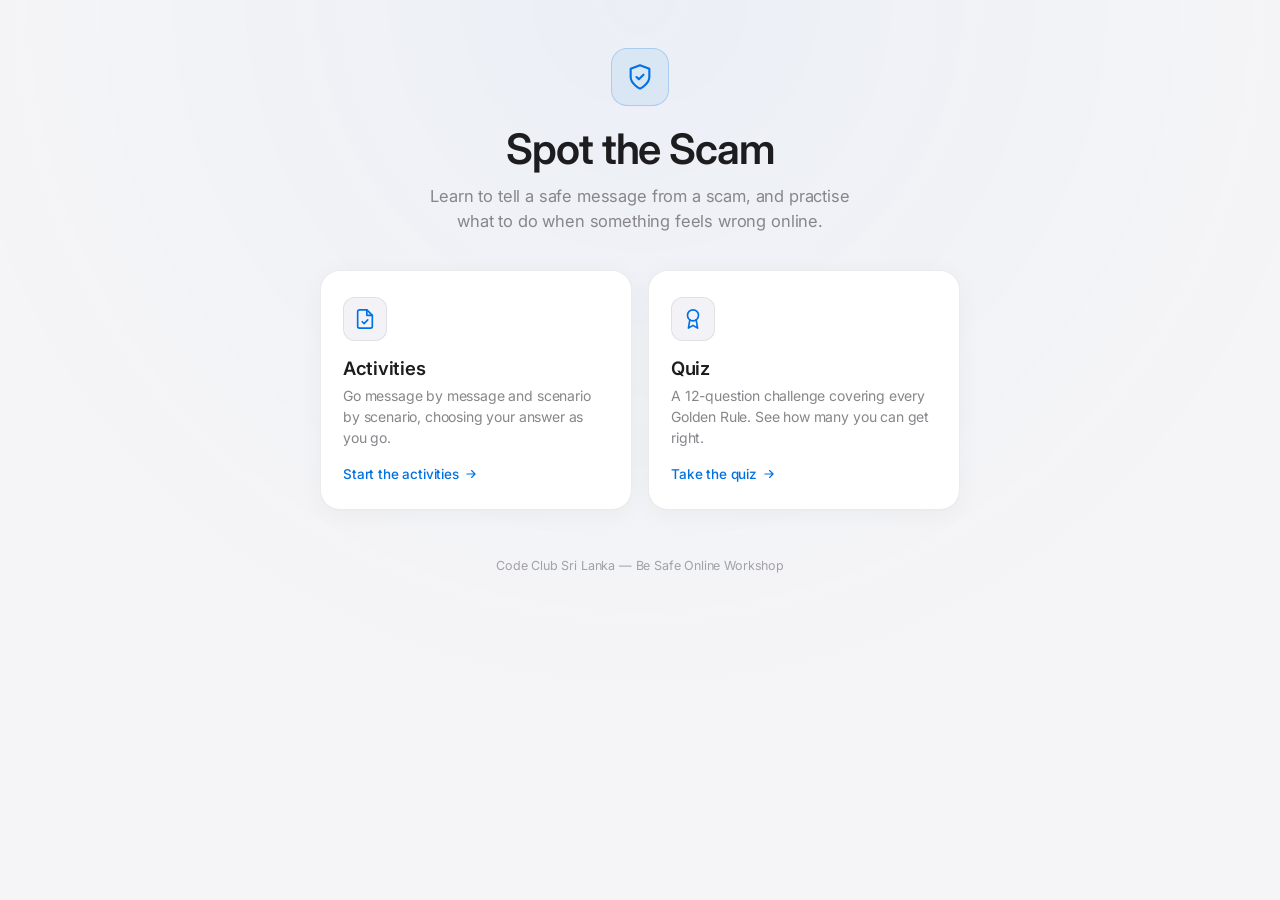
<file: 9.online-safety-workshop-grade-5-8/webapp/index.html>
<!DOCTYPE html>
<html lang="en">
<head>
<meta charset="UTF-8">
<meta name="viewport" content="width=device-width, initial-scale=1.0">
<title>Spot the Scam — Code Club</title>
<link rel="preconnect" href="https://fonts.googleapis.com">
<link rel="preconnect" href="https://fonts.gstatic.com" crossorigin>
<link href="https://fonts.googleapis.com/css2?family=Inter:wght@400;500;600;700&display=swap" rel="stylesheet">
<link rel="stylesheet" href="css/style.css">
</head>
<body>

<div class="aurora"></div>

<div class="shell">
  <header class="hero">
    <div class="badge">
      <svg viewBox="0 0 24 24" fill="none" stroke="currentColor" stroke-width="1.8" stroke-linecap="round" stroke-linejoin="round">
        <path d="M12 22s8-4 8-10V5l-8-3-8 3v7c0 6 8 10 8 10z"/>
        <path d="m9 12 2 2 4-4"/>
      </svg>
    </div>
    <h1>Spot the Scam</h1>
    <p>Learn to tell a safe message from a scam, and practise what to do when something feels wrong online.</p>
  </header>

  <div class="option-grid">
    <a class="option-card glass tint-a" href="activity.html">
      <div class="option-icon">
        <svg viewBox="0 0 24 24" fill="none" stroke="currentColor" stroke-width="1.8" stroke-linecap="round" stroke-linejoin="round">
          <path d="M14 2H6a2 2 0 0 0-2 2v16a2 2 0 0 0 2 2h12a2 2 0 0 0 2-2V8z"/>
          <polyline points="14 2 14 8 20 8"/>
          <path d="m9 15 2 2 4-4"/>
        </svg>
      </div>
      <h2>Activities</h2>
      <p>Go message by message and scenario by scenario, choosing your answer as you go.</p>
      <span class="option-go">Start the activities
        <svg viewBox="0 0 24 24" fill="none" stroke="currentColor" stroke-width="2" stroke-linecap="round" stroke-linejoin="round"><path d="M5 12h14M13 6l6 6-6 6"/></svg>
      </span>
    </a>

    <a class="option-card glass tint-b" href="quiz.html">
      <div class="option-icon">
        <svg viewBox="0 0 24 24" fill="none" stroke="currentColor" stroke-width="1.8" stroke-linecap="round" stroke-linejoin="round">
          <circle cx="12" cy="8" r="6"/>
          <path d="M15.477 12.89 17 22l-5-3-5 3 1.523-9.11"/>
        </svg>
      </div>
      <h2>Quiz</h2>
      <p>A 12-question challenge covering every Golden Rule. See how many you can get right.</p>
      <span class="option-go">Take the quiz
        <svg viewBox="0 0 24 24" fill="none" stroke="currentColor" stroke-width="2" stroke-linecap="round" stroke-linejoin="round"><path d="M5 12h14M13 6l6 6-6 6"/></svg>
      </span>
    </a>
  </div>

  <footer class="page-footer">Code Club Sri Lanka — Be Safe Online Workshop</footer>
</div>

</body>
</html>
</file>
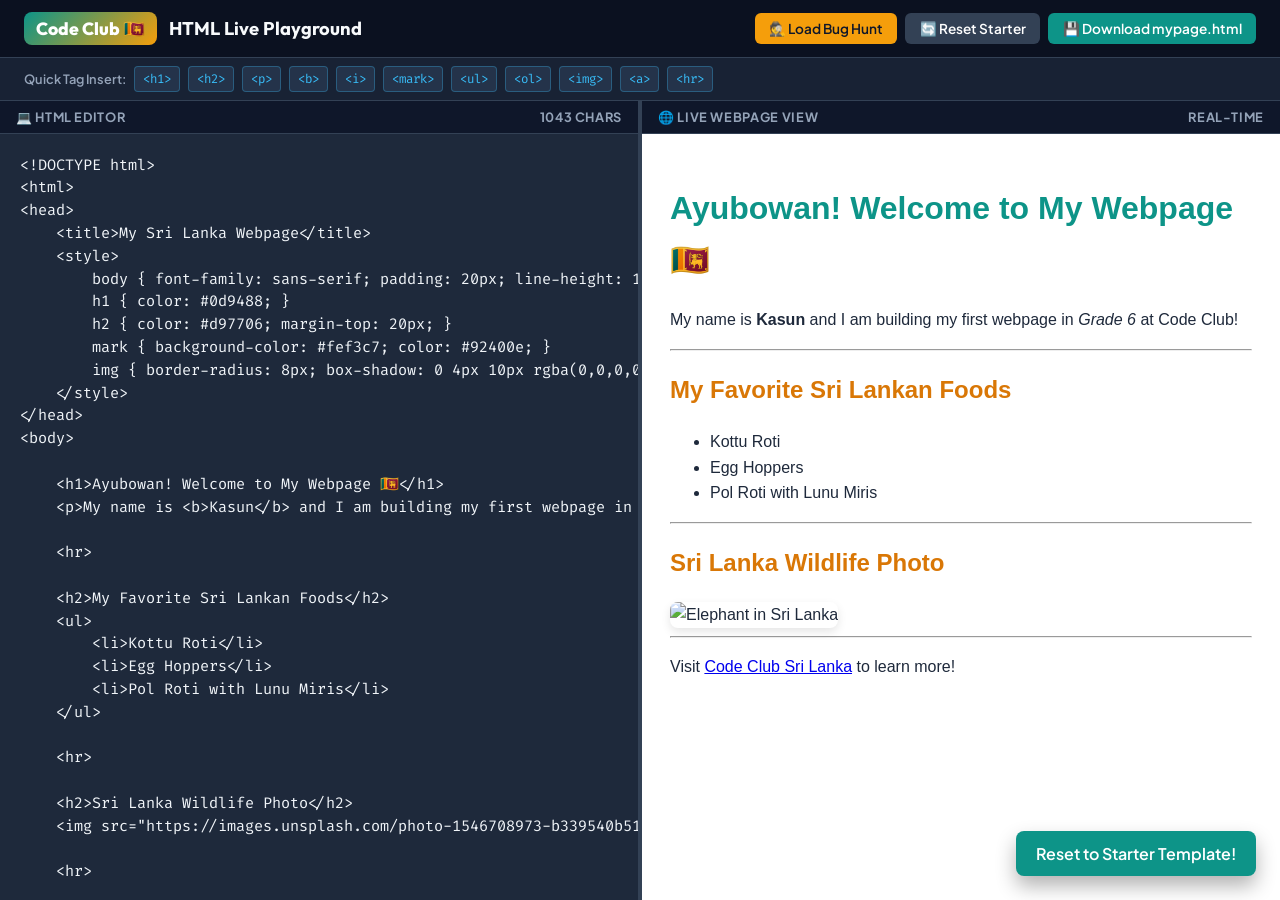
<file: 5.html-workshop-grade-5-8/interactive-demo/playground.html>
<!DOCTYPE html>
<html lang="en">
<head>
    <meta charset="UTF-8">
    <meta name="viewport" content="width=device-width, initial-scale=1.0">
    <title>Code Club HTML Interactive Playground 🇱🇰</title>
    <link rel="preconnect" href="https://fonts.googleapis.com">
    <link rel="preconnect" href="https://fonts.gstatic.com" crossorigin>
    <link href="https://fonts.googleapis.com/css2?family=Fira+Code:wght@400;600&family=Outfit:wght@600;700;800&family=Plus+Jakarta+Sans:wght@400;600;700&display=swap" rel="stylesheet">
    <style>
        :root {
            --primary: #0d9488;
            --primary-dark: #0f766e;
            --accent: #f59e0b;
            --bg-dark: #0f172a;
            --bg-editor: #1e293b;
            --border: #334155;
            --text-light: #f8fafc;
        }

        * {
            box-sizing: border-box;
            margin: 0;
            padding: 0;
        }

        body {
            font-family: 'Plus Jakarta Sans', sans-serif;
            background-color: var(--bg-dark);
            color: var(--text-light);
            height: 100vh;
            display: flex;
            flex-direction: column;
            overflow: hidden;
        }

        /* Top Header Bar */
        header {
            background-color: #0b1120;
            padding: 0.75rem 1.5rem;
            display: flex;
            justify-content: space-between;
            align-items: center;
            border-bottom: 1px solid var(--border);
        }

        .brand {
            display: flex;
            align-items: center;
            gap: 0.75rem;
        }

        .brand-logo {
            background: linear-gradient(135deg, var(--primary), var(--accent));
            color: #ffffff;
            font-family: 'Outfit', sans-serif;
            font-weight: 800;
            font-size: 1.1rem;
            padding: 0.3rem 0.75rem;
            border-radius: 8px;
        }

        .brand-title {
            font-family: 'Outfit', sans-serif;
            font-weight: 700;
            font-size: 1.15rem;
        }

        .controls {
            display: flex;
            gap: 0.5rem;
            flex-wrap: wrap;
        }

        .btn {
            background-color: var(--border);
            color: #ffffff;
            border: none;
            padding: 0.45rem 0.9rem;
            border-radius: 6px;
            font-family: 'Plus Jakarta Sans', sans-serif;
            font-size: 0.85rem;
            font-weight: 600;
            cursor: pointer;
            transition: all 0.2s ease;
            display: flex;
            align-items: center;
            gap: 0.4rem;
        }

        .btn:hover {
            background-color: #475569;
        }

        .btn-primary {
            background-color: var(--primary);
        }

        .btn-primary:hover {
            background-color: var(--primary-dark);
        }

        .btn-accent {
            background-color: var(--accent);
            color: #0f172a;
        }

        .btn-accent:hover {
            background-color: #d97706;
            color: #ffffff;
        }

        /* Toolbar Tags helper */
        .toolbar {
            background-color: #182234;
            padding: 0.5rem 1.5rem;
            display: flex;
            align-items: center;
            gap: 0.5rem;
            border-bottom: 1px solid var(--border);
            overflow-x: auto;
        }

        .toolbar-label {
            font-size: 0.8rem;
            color: #94a3b8;
            font-weight: 600;
            white-space: nowrap;
        }

        .tag-btn {
            background-color: #24334a;
            color: #38bdf8;
            border: 1px solid rgba(56, 189, 248, 0.3);
            font-family: 'Fira Code', monospace;
            font-size: 0.78rem;
            padding: 0.25rem 0.5rem;
            border-radius: 4px;
            cursor: pointer;
            white-space: nowrap;
        }

        .tag-btn:hover {
            background-color: #38bdf8;
            color: #0f172a;
        }

        /* Split Workspace Area */
        .workspace {
            display: flex;
            flex: 1;
            overflow: hidden;
        }

        .pane {
            flex: 1;
            display: flex;
            flex-direction: column;
            position: relative;
        }

        .pane-header {
            background-color: #0f172a;
            padding: 0.5rem 1rem;
            font-size: 0.8rem;
            font-weight: 700;
            color: #94a3b8;
            letter-spacing: 0.05em;
            text-transform: uppercase;
            display: flex;
            justify-content: space-between;
            align-items: center;
            border-bottom: 1px solid var(--border);
        }

        .divider {
            width: 4px;
            background-color: var(--border);
            cursor: col-resize;
        }

        textarea#code-input {
            flex: 1;
            background-color: var(--bg-editor);
            color: #f1f5f9;
            font-family: 'Fira Code', monospace;
            font-size: 0.95rem;
            line-height: 1.5;
            padding: 1.25rem;
            border: none;
            outline: none;
            resize: none;
            white-space: pre;
            tab-size: 4;
        }

        iframe#preview-frame {
            flex: 1;
            background-color: #ffffff;
            border: none;
            width: 100%;
            height: 100%;
        }

        /* Status Toast */
        .toast {
            position: fixed;
            bottom: 1.5rem;
            right: 1.5rem;
            background-color: var(--primary);
            color: #ffffff;
            padding: 0.75rem 1.25rem;
            border-radius: 8px;
            font-weight: 600;
            box-shadow: 0 10px 20px rgba(0, 0, 0, 0.3);
            opacity: 0;
            transform: translateY(10px);
            transition: all 0.3s ease;
            pointer-events: none;
        }

        .toast.show {
            opacity: 1;
            transform: translateY(0);
        }

        @media (max-width: 768px) {
            .workspace {
                flex-direction: column;
            }
            .divider {
                height: 4px;
                width: 100%;
            }
        }
    </style>
</head>
<body>

    <!-- Header -->
    <header>
        <div class="brand">
            <div class="brand-logo">Code Club 🇱🇰</div>
            <div class="brand-title">HTML Live Playground</div>
        </div>
        <div class="controls">
            <button class="btn btn-accent" onclick="loadBugHunt()">🕵️ Load Bug Hunt</button>
            <button class="btn" onclick="resetStarter()">🔄 Reset Starter</button>
            <button class="btn btn-primary" onclick="downloadHTML()">💾 Download mypage.html</button>
        </div>
    </header>

    <!-- Quick Insertion Tags Toolbar -->
    <div class="toolbar">
        <span class="toolbar-label">Quick Tag Insert:</span>
        <button class="tag-btn" onclick="insertTag('<h1>', '</h1>')">&lt;h1&gt;</button>
        <button class="tag-btn" onclick="insertTag('<h2>', '</h2>')">&lt;h2&gt;</button>
        <button class="tag-btn" onclick="insertTag('<p>', '</p>')">&lt;p&gt;</button>
        <button class="tag-btn" onclick="insertTag('<b>', '</b>')">&lt;b&gt;</button>
        <button class="tag-btn" onclick="insertTag('<i>', '</i>')">&lt;i&gt;</button>
        <button class="tag-btn" onclick="insertTag('<mark>', '</mark>')">&lt;mark&gt;</button>
        <button class="tag-btn" onclick="insertTag('<ul>\n  <li>', '</li>\n</ul>')">&lt;ul&gt;</button>
        <button class="tag-btn" onclick="insertTag('<ol>\n  <li>', '</li>\n</ol>')">&lt;ol&gt;</button>
        <button class="tag-btn" onclick="insertTag('<img src=\'https://images.unsplash.com/photo-1546708973-b339540b5162?w=400\' alt=\'Elephant\' width=\'300\'>', '')">&lt;img&gt;</button>
        <button class="tag-btn" onclick="insertTag('<a href=\'https://www.codeclub.lk\' target=\'_blank\'>', '</a>')">&lt;a&gt;</button>
        <button class="tag-btn" onclick="insertTag('<hr>', '')">&lt;hr&gt;</button>
    </div>

    <!-- Workspace -->
    <div class="workspace">
        <!-- Code Editor Pane -->
        <div class="pane">
            <div class="pane-header">
                <span>💻 HTML Editor</span>
                <span id="char-count">0 chars</span>
            </div>
            <textarea id="code-input" spellcheck="false" placeholder="Type HTML code here..."></textarea>
        </div>

        <div class="divider"></div>

        <!-- Live Preview Pane -->
        <div class="pane">
            <div class="pane-header">
                <span>🌐 Live Webpage View</span>
                <span>Real-time</span>
            </div>
            <iframe id="preview-frame"></iframe>
        </div>
    </div>

    <!-- Notification Toast -->
    <div id="toast" class="toast">Downloaded index.html successfully!</div>

    <script>
        const starterCode = `<!DOCTYPE html>
<html>
<head>
    <title>My Sri Lanka Webpage</title>
    <style>
        body { font-family: sans-serif; padding: 20px; line-height: 1.6; color: #1e293b; }
        h1 { color: #0d9488; }
        h2 { color: #d97706; margin-top: 20px; }
        mark { background-color: #fef3c7; color: #92400e; }
        img { border-radius: 8px; box-shadow: 0 4px 10px rgba(0,0,0,0.1); }
    </style>
</head>
<body>

    <h1>Ayubowan! Welcome to My Webpage 🇱🇰</h1>
    <p>My name is <b>Kasun</b> and I am building my first webpage in <i>Grade 6</i> at Code Club!</p>

    <hr>

    <h2>My Favorite Sri Lankan Foods</h2>
    <ul>
        <li>Kottu Roti</li>
        <li>Egg Hoppers</li>
        <li>Pol Roti with Lunu Miris</li>
    </ul>

    <hr>

    <h2>Sri Lanka Wildlife Photo</h2>
    <img src="https://images.unsplash.com/photo-1546708973-b339540b5162?w=500" alt="Elephant in Sri Lanka" width="300">

    <hr>

    <p>Visit <a href="https://www.codeclub.lk" target="_blank">Code Club Sri Lanka</a> to learn more!</p>

</body>
</html>`;

        const bugHuntCode = `<!DOCTYPE html>
<html>
<head>
    <title>Bug Hunt Challenge</title>
</head>
<body>

    <!-- CAN YOU FIX THE 5 BUGS IN THIS CODE? -->

    <h1 Welcome to Sri Lanka Wildlife</h1>
    
    <p>Sri Lanka is home to majestic elephants and leopards.</p
    
    <img scr="https://images.unsplash.com/photo-1546708973-b339540b5162?w=400" alt="Elephant">
    
    <p>I love watching <b>cricket matches on TV!</p>
    
    <p>Visit <a href=https://www.codeclub.lk>Code Club</a> to learn more.</p>

</body>
</html>`;

        const editor = document.getElementById('code-input');
        const iframe = document.getElementById('preview-frame');
        const charCount = document.getElementById('char-count');

        function updatePreview() {
            const code = editor.value;
            charCount.textContent = `${code.length} chars`;
            const doc = iframe.contentDocument || iframe.contentWindow.document;
            doc.open();
            doc.write(code);
            doc.close();
        }

        function insertTag(openTag, closeTag) {
            const start = editor.selectionStart;
            const end = editor.selectionEnd;
            const selectedText = editor.value.substring(start, end);
            const replacement = openTag + selectedText + closeTag;
            
            editor.value = editor.value.substring(0, start) + replacement + editor.value.substring(end);
            editor.focus();
            editor.selectionStart = start + openTag.length;
            editor.selectionEnd = start + openTag.length + selectedText.length;
            updatePreview();
        }

        function resetStarter() {
            editor.value = starterCode;
            updatePreview();
            showToast("Reset to Starter Template!");
        }

        function loadBugHunt() {
            editor.value = bugHuntCode;
            updatePreview();
            showToast("Bug Hunt Challenge Loaded! Find the 5 bugs!");
        }

        function downloadHTML() {
            const blob = new Blob([editor.value], { type: 'text/html' });
            const url = URL.createObjectURL(blob);
            const a = document.createElement('a');
            a.href = url;
            a.download = 'myfirstpage.html';
            document.body.appendChild(a);
            a.click();
            document.body.removeChild(a);
            URL.revokeObjectURL(url);
            showToast("Downloaded myfirstpage.html!");
        }

        function showToast(msg) {
            const toast = document.getElementById('toast');
            toast.textContent = msg;
            toast.classList.add('show');
            setTimeout(() => toast.classList.remove('show'), 3000);
        }

        editor.addEventListener('input', updatePreview);

        // Allow Tab key inside textarea
        editor.addEventListener('keydown', (e) => {
            if (e.key === 'Tab') {
                e.preventDefault();
                insertTag('    ', '');
            }
        });

        // Initialize with starter code
        resetStarter();
    </script>
</body>
</html>
</file>
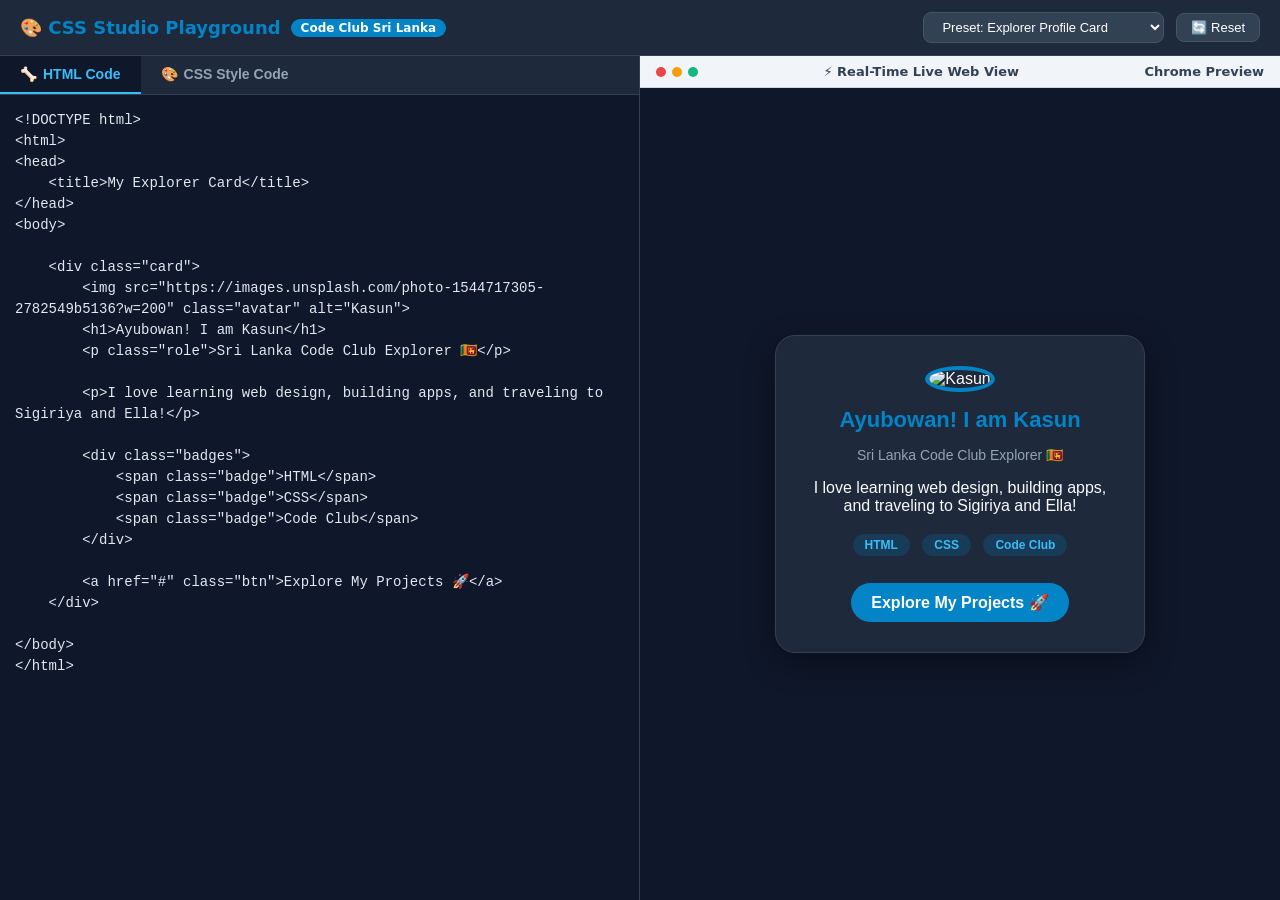
<file: 6.css-workshop-grade-5-8/interactive-demo/playground.html>
<!DOCTYPE html>
<html lang="en">
<head>
    <meta charset="UTF-8">
    <meta name="viewport" content="width=device-width, initial-scale=1.0">
    <title>🎨 CSS Studio Playground — Code Club Sri Lanka</title>
    <style>
        * {
            box-sizing: border-box;
            margin: 0;
            padding: 0;
        }
        body {
            font-family: 'Segoe UI', system-ui, -apple-system, sans-serif;
            background-color: #0f172a;
            color: #f8fafc;
            height: 100vh;
            display: flex;
            flex-direction: column;
            overflow: hidden;
        }

        /* Top Bar Header */
        header {
            background-color: #1e293b;
            padding: 12px 20px;
            display: flex;
            align-items: center;
            justify-content: space-between;
            border-bottom: 1px solid #334155;
        }
        .logo-title {
            display: flex;
            align-items: center;
            gap: 10px;
            font-size: 18px;
            font-weight: 700;
            color: #0284c7;
        }
        .logo-badge {
            background-color: #0284c7;
            color: white;
            padding: 2px 10px;
            border-radius: 12px;
            font-size: 12px;
            font-weight: 600;
        }

        .actions {
            display: flex;
            align-items: center;
            gap: 12px;
        }

        .preset-select, .btn-action {
            background-color: #334155;
            color: white;
            border: 1px solid #475569;
            padding: 6px 14px;
            border-radius: 8px;
            font-size: 13px;
            cursor: pointer;
            outline: none;
            transition: all 0.2s;
        }
        .preset-select:hover, .btn-action:hover {
            background-color: #475569;
        }
        .btn-primary {
            background-color: #0284c7;
            border-color: #0369a1;
            font-weight: 600;
        }
        .btn-primary:hover {
            background-color: #0369a1;
        }

        /* Playground Layout */
        .workspace {
            display: flex;
            flex: 1;
            overflow: hidden;
        }

        /* Code Editors Container */
        .editor-container {
            width: 50%;
            display: flex;
            flex-direction: column;
            border-right: 1px solid #334155;
            background-color: #0f172a;
        }

        /* Editor Tabs */
        .tab-bar {
            display: flex;
            background-color: #1e293b;
            border-bottom: 1px solid #334155;
        }
        .tab-btn {
            padding: 10px 20px;
            background: none;
            border: none;
            color: #94a3b8;
            font-weight: 600;
            font-size: 14px;
            cursor: pointer;
            border-bottom: 2px solid transparent;
            display: flex;
            align-items: center;
            gap: 6px;
        }
        .tab-btn.active {
            color: #38bdf8;
            border-bottom-color: #38bdf8;
            background-color: #0f172a;
        }

        /* Textarea Editors */
        .editor-pane {
            flex: 1;
            display: none;
            position: relative;
        }
        .editor-pane.active {
            display: flex;
        }

        textarea {
            width: 100%;
            height: 100%;
            background-color: #0f172a;
            color: #e2e8f0;
            font-family: 'Consolas', 'Courier New', monospace;
            font-size: 14px;
            line-height: 1.5;
            padding: 15px;
            border: none;
            resize: none;
            outline: none;
        }

        /* Preview Window */
        .preview-container {
            width: 50%;
            display: flex;
            flex-direction: column;
            background-color: #ffffff;
        }

        .preview-header {
            background-color: #f1f5f9;
            padding: 8px 16px;
            display: flex;
            align-items: center;
            justify-content: space-between;
            border-bottom: 1px solid #cbd5e1;
            color: #334155;
            font-size: 13px;
            font-weight: 600;
        }

        .dot-controls {
            display: flex;
            gap: 6px;
        }
        .dot {
            width: 10px;
            height: 10px;
            border-radius: 50%;
        }
        .dot-red { background-color: #ef4444; }
        .dot-yellow { background-color: #f59e0b; }
        .dot-green { background-color: #10b981; }

        iframe {
            width: 100%;
            flex: 1;
            border: none;
            background-color: #ffffff;
        }
    </style>
</head>
<body>

    <!-- Top Header -->
    <header>
        <div class="logo-title">
            <span>🎨 CSS Studio Playground</span>
            <span class="logo-badge">Code Club Sri Lanka</span>
        </div>

        <div class="actions">
            <!-- Preset selector -->
            <select class="preset-select" id="presetSelect" onchange="loadPreset()">
                <option value="card">Preset: Explorer Profile Card</option>
                <option value="colors">Preset: Sri Lanka Color Palette</option>
                <option value="hover">Preset: Interactive Hover Buttons</option>
                <option value="blank">Preset: Clean Starter Template</option>
            </select>

            <button class="btn-action" onclick="resetCode()">🔄 Reset</button>
        </div>
    </header>

    <!-- Main Workspace Split Pane -->
    <div class="workspace">
        
        <!-- Left: Code Editors -->
        <div class="editor-container">
            <div class="tab-bar">
                <button class="tab-btn active" onclick="switchTab('htmlTab', this)">
                    <span>🦴</span> HTML Code
                </button>
                <button class="tab-btn" onclick="switchTab('cssTab', this)">
                    <span>🎨</span> CSS Style Code
                </button>
            </div>

            <!-- HTML Editor Pane -->
            <div class="editor-pane active" id="htmlTab">
                <textarea id="htmlCode" placeholder="Write your HTML here..." oninput="updatePreview()"></textarea>
            </div>

            <!-- CSS Editor Pane -->
            <div class="editor-pane" id="cssTab">
                <textarea id="cssCode" placeholder="Write your CSS styles here..." oninput="updatePreview()"></textarea>
            </div>
        </div>

        <!-- Right: Live Render Preview -->
        <div class="preview-container">
            <div class="preview-header">
                <div class="dot-controls">
                    <span class="dot dot-red"></span>
                    <span class="dot dot-yellow"></span>
                    <span class="dot dot-green"></span>
                </div>
                <span>⚡ Real-Time Live Web View</span>
                <span>Chrome Preview</span>
            </div>
            <iframe id="previewFrame"></iframe>
        </div>

    </div>

    <!-- Playground Script -->
    <script>
        const presets = {
            card: {
                html: `<!DOCTYPE html>
<html>
<head>
    <title>My Explorer Card</title>
</head>
<body>

    <div class="card">
        <img src="https://images.unsplash.com/photo-1544717305-2782549b5136?w=200" class="avatar" alt="Kasun">
        <h1>Ayubowan! I am Kasun</h1>
        <p class="role">Sri Lanka Code Club Explorer 🇱🇰</p>
        
        <p>I love learning web design, building apps, and traveling to Sigiriya and Ella!</p>
        
        <div class="badges">
            <span class="badge">HTML</span>
            <span class="badge">CSS</span>
            <span class="badge">Code Club</span>
        </div>

        <a href="#" class="btn">Explore My Projects 🚀</a>
    </div>

</body>
</html>`,
                css: `/* CSS Styling Code */

body {
    background-color: #0f172a;
    font-family: 'Segoe UI', Tahoma, Geneva, Verdana, sans-serif;
    display: flex;
    justify-content: center;
    align-items: center;
    min-height: 100vh;
    margin: 0;
}

.card {
    background-color: #1e293b;
    color: #f8fafc;
    width: 320px;
    padding: 30px 24px;
    border-radius: 20px;
    text-align: center;
    box-shadow: 0 10px 30px rgba(0,0,0,0.4);
    border: 1px solid #334155;
    transition: transform 0.3s ease, box-shadow 0.3s ease;
}

.card:hover {
    transform: translateY(-8px);
    box-shadow: 0 15px 35px rgba(2, 132, 199, 0.3);
    border-color: #0284c7;
}

.avatar {
    width: 100px;
    height: 100px;
    border-radius: 50%;
    border: 4px solid #0284c7;
    margin-bottom: 15px;
    object-fit: cover;
}

h1 {
    font-size: 22px;
    color: #0284c7;
    margin: 0 0 5px 0;
}

.role {
    color: #94a3b8;
    font-size: 14px;
    margin-bottom: 15px;
}

.badges {
    margin: 20px 0;
}

.badge {
    background-color: rgba(2, 132, 199, 0.2);
    color: #38bdf8;
    padding: 4px 12px;
    border-radius: 12px;
    font-size: 12px;
    font-weight: 600;
    margin: 0 4px;
}

.btn {
    display: inline-block;
    background-color: #0284c7;
    color: white;
    padding: 10px 20px;
    border-radius: 25px;
    text-decoration: none;
    font-weight: 600;
    margin-top: 10px;
    transition: all 0.2s ease;
}

.btn:hover {
    background-color: #0369a1;
    transform: scale(1.05);
}`
            },
            colors: {
                html: `<!DOCTYPE html>
<html>
<body>
    <div class="container">
        <h2>🇱🇰 Sri Lankan Color Palette Magic</h2>
        <div class="swatch s-gold">Lion Gold #f59e0b</div>
        <div class="swatch s-blue">Ocean Blue #0284c7</div>
        <div class="swatch s-green">Tea Green #10b981</div>
        <div class="swatch s-pink">Bougainvillea Pink #ec4899</div>
    </div>
</body>
</html>`,
                css: `body {
    background-color: #f8fafc;
    font-family: sans-serif;
    padding: 20px;
}
.container {
    max-width: 400px;
    margin: 0 auto;
}
.swatch {
    padding: 15px;
    margin-bottom: 10px;
    border-radius: 12px;
    color: white;
    font-weight: bold;
}
.s-gold { background-color: #f59e0b; }
.s-blue { background-color: #0284c7; }
.s-green { background-color: #10b981; }
.s-pink { background-color: #ec4899; }`
            },
            hover: {
                html: `<!DOCTYPE html>
<html>
<body>
    <div class="box">
        <h2>Interactive Hover Magic!</h2>
        <p>Hover your mouse over the button below:</p>
        <button class="magic-btn">Hover Over Me! ✨</button>
    </div>
</body>
</html>`,
                css: `body {
    background-color: #0f172a;
    color: white;
    font-family: Arial, sans-serif;
    display: flex;
    justify-content: center;
    padding: 40px;
}
.box {
    text-align: center;
}
.magic-btn {
    background-color: #10b981;
    color: white;
    font-size: 18px;
    padding: 14px 28px;
    border: none;
    border-radius: 30px;
    cursor: pointer;
    transition: all 0.3s ease;
    box-shadow: 0 4px 15px rgba(16, 185, 129, 0.4);
}
.magic-btn:hover {
    background-color: #059669;
    transform: scale(1.1) rotate(-2deg);
    box-shadow: 0 8px 25px rgba(16, 185, 129, 0.7);
}`
            },
            blank: {
                html: `<!DOCTYPE html>
<html>
<head>
    <title>My Webpage</title>
</head>
<body>
    <h1>Ayubowan World!</h1>
    <p>Start typing your HTML and CSS here!</p>
</body>
</html>`,
                css: `/* Add your CSS rules here */
body {
    background-color: #f1f5f9;
    color: #1e293b;
    font-family: Arial, sans-serif;
    padding: 20px;
}

h1 {
    color: #0284c7;
}`
            }
        };

        function switchTab(paneId, btn) {
            document.querySelectorAll('.tab-btn').forEach(b => b.classList.remove('active'));
            document.querySelectorAll('.editor-pane').forEach(p => p.classList.remove('active'));
            
            btn.classList.add('active');
            document.getElementById(paneId).classList.add('active');
        }

        function updatePreview() {
            const html = document.getElementById('htmlCode').value;
            const css = document.getElementById('cssCode').value;

            const combinedCode = `
                ${html}
                <style>
                    ${css}
                </style>
            `;

            const frame = document.getElementById('previewFrame');
            const doc = frame.contentDocument || frame.contentWindow.document;
            doc.open();
            doc.write(combinedCode);
            doc.close();
        }

        function loadPreset() {
            const selected = document.getElementById('presetSelect').value;
            if (presets[selected]) {
                document.getElementById('htmlCode').value = presets[selected].html;
                document.getElementById('cssCode').value = presets[selected].css;
                updatePreview();
            }
        }

        function resetCode() {
            loadPreset();
        }

        // Initialize with default preset
        loadPreset();
    </script>
</body>
</html>
</file>
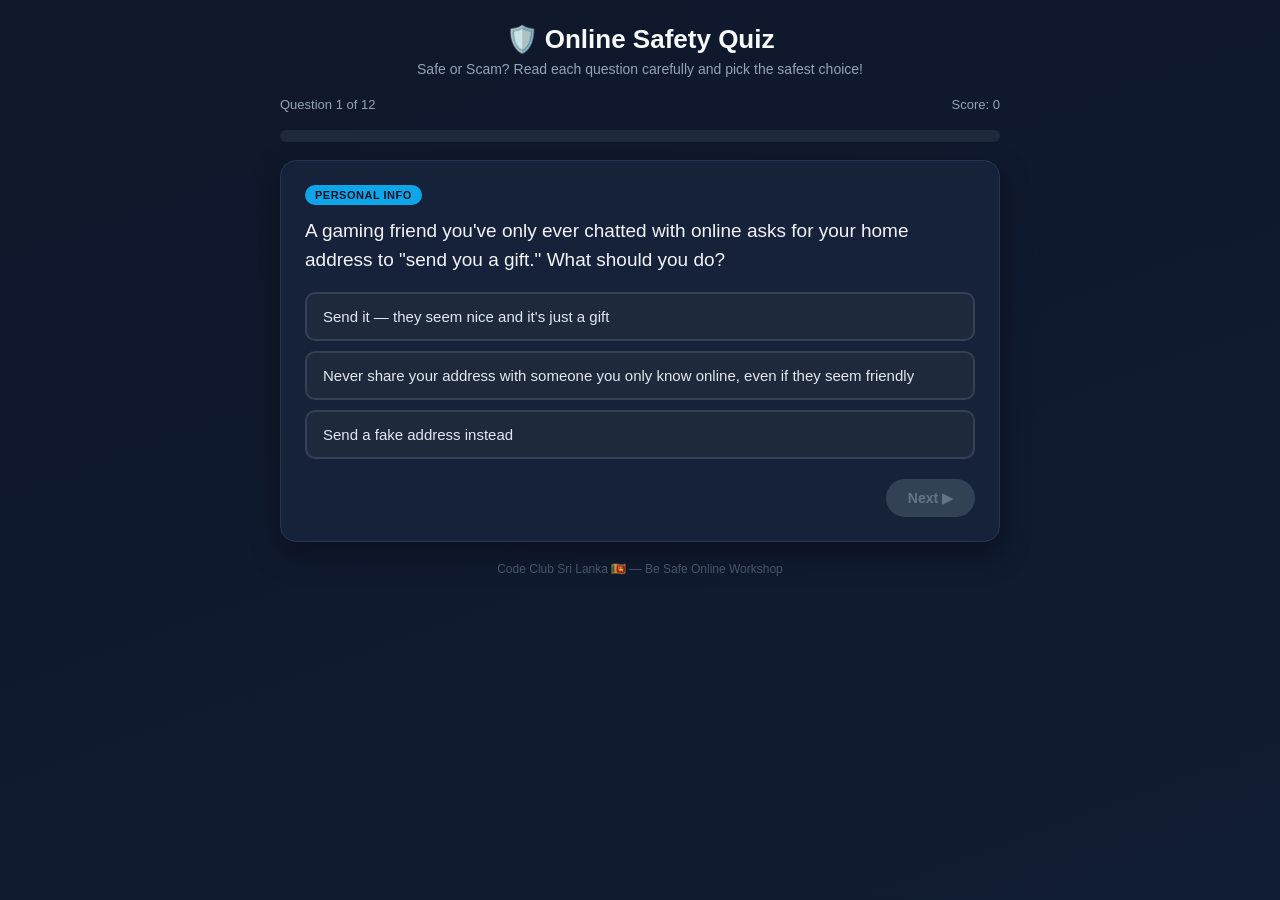
<file: 9.online-safety-workshop-grade-5-8/interactive-demo/playground.html>
<!DOCTYPE html>
<html lang="en">
<head>
<meta charset="UTF-8">
<meta name="viewport" content="width=device-width, initial-scale=1.0">
<title>Online Safety Quiz - Code Club</title>
<style>
    * { box-sizing: border-box; }
    body {
        margin: 0;
        min-height: 100vh;
        font-family: 'Segoe UI', Arial, sans-serif;
        background: linear-gradient(160deg, #0f172a 0%, #101c33 100%);
        color: #e2e8f0;
        display: flex;
        justify-content: center;
        padding: 24px 16px;
    }
    .app {
        width: 100%;
        max-width: 720px;
    }
    header {
        text-align: center;
        margin-bottom: 20px;
    }
    header h1 {
        margin: 0 0 6px;
        font-size: 26px;
        color: #f8fafc;
    }
    header p {
        margin: 0;
        color: #94a3b8;
        font-size: 14px;
    }
    .progress-wrap {
        background: #1e293b;
        border-radius: 20px;
        height: 12px;
        overflow: hidden;
        margin: 18px 0;
    }
    .progress-bar {
        height: 100%;
        background: linear-gradient(90deg, #10b981, #0ea5e9);
        width: 0%;
        transition: width 0.35s ease;
    }
    .score-line {
        display: flex;
        justify-content: space-between;
        font-size: 13px;
        color: #94a3b8;
        margin-bottom: 4px;
    }
    .card {
        background: #16213a;
        border: 1px solid #263355;
        border-radius: 16px;
        padding: 24px;
        box-shadow: 0 12px 30px rgba(0,0,0,0.35);
    }
    .badge {
        display: inline-block;
        background: #0ea5e9;
        color: #041322;
        font-size: 11px;
        font-weight: bold;
        padding: 4px 10px;
        border-radius: 12px;
        margin-bottom: 12px;
        text-transform: uppercase;
        letter-spacing: 0.5px;
    }
    .question-text {
        font-size: 19px;
        line-height: 1.5;
        color: #f1f5f9;
        margin: 0 0 18px;
        white-space: pre-wrap;
    }
    .choices {
        display: flex;
        flex-direction: column;
        gap: 10px;
    }
    .choice-btn {
        text-align: left;
        background: #1e293b;
        border: 2px solid #334155;
        color: #e2e8f0;
        padding: 14px 16px;
        border-radius: 10px;
        font-size: 15px;
        cursor: pointer;
        transition: border-color 0.2s ease, transform 0.15s ease, background 0.2s ease;
    }
    .choice-btn:hover:not(:disabled) {
        border-color: #0ea5e9;
        transform: translateX(4px);
    }
    .choice-btn:disabled { cursor: default; }
    .choice-btn.correct {
        background: rgba(16, 185, 129, 0.18);
        border-color: #10b981;
    }
    .choice-btn.wrong {
        background: rgba(239, 68, 68, 0.18);
        border-color: #ef4444;
    }
    .explanation {
        margin-top: 18px;
        padding: 14px 16px;
        border-radius: 10px;
        background: #0b1526;
        border-left: 4px solid #0ea5e9;
        font-size: 14px;
        line-height: 1.6;
        color: #cbd5e1;
        display: none;
    }
    .explanation.show { display: block; }
    .next-row {
        margin-top: 20px;
        display: flex;
        justify-content: flex-end;
    }
    button.primary {
        background: #0ea5e9;
        color: #041322;
        border: none;
        padding: 11px 22px;
        border-radius: 25px;
        font-size: 14px;
        font-weight: bold;
        cursor: pointer;
        transition: background 0.2s ease, transform 0.2s ease;
    }
    button.primary:hover { background: #0284c7; transform: translateY(-2px); }
    button.primary:disabled {
        background: #334155;
        color: #64748b;
        cursor: not-allowed;
        transform: none;
    }
    .result-emoji { font-size: 52px; text-align: center; margin-bottom: 6px; }
    .result-title { text-align: center; font-size: 22px; color: #f8fafc; margin: 0 0 6px; }
    .result-sub { text-align: center; color: #94a3b8; font-size: 14px; margin-bottom: 20px; }
    .rules-recap {
        background: #0b1526;
        border-radius: 10px;
        padding: 14px 18px;
        font-size: 14px;
        line-height: 1.9;
        color: #cbd5e1;
        margin-bottom: 20px;
    }
    footer {
        text-align: center;
        font-size: 12px;
        color: #475569;
        margin-top: 20px;
    }
</style>
</head>
<body>
<div class="app">
    <header>
        <h1>🛡️ Online Safety Quiz</h1>
        <p>Safe or Scam? Read each question carefully and pick the safest choice!</p>
    </header>

    <div id="quizScreen">
        <div class="score-line">
            <span id="questionCounter">Question 1 of 12</span>
            <span id="scoreCounter">Score: 0</span>
        </div>
        <div class="progress-wrap"><div class="progress-bar" id="progressBar"></div></div>

        <div class="card">
            <div class="badge" id="categoryBadge">Personal Info</div>
            <p class="question-text" id="questionText"></p>
            <div class="choices" id="choicesWrap"></div>
            <div class="explanation" id="explanation"></div>
            <div class="next-row">
                <button class="primary" id="nextBtn" disabled onclick="nextQuestion()">Next ▶</button>
            </div>
        </div>
    </div>

    <div id="resultScreen" style="display:none;">
        <div class="card">
            <div class="result-emoji" id="resultEmoji">🏆</div>
            <p class="result-title" id="resultTitle">Safety Superhero!</p>
            <p class="result-sub" id="resultSub">You scored 12 out of 12</p>
            <div class="rules-recap">
                ⭐ <strong>Remember the 5 Golden Rules:</strong><br>
                🔒 Keep Personal Info Private<br>
                🔑 Use Strong, Secret Passwords<br>
                🤔 Think Before You Click<br>
                💛 Be Kind Online, Report Unkindness<br>
                🗣️ Tell a Trusted Adult
            </div>
            <div class="next-row" style="justify-content:center;">
                <button class="primary" onclick="restartQuiz()">🔁 Play Again</button>
            </div>
        </div>
    </div>

    <footer>Code Club Sri Lanka 🇱🇰 — Be Safe Online Workshop</footer>
</div>

<script>
const QUESTIONS = [
    {
        category: "Personal Info",
        question: "A gaming friend you've only ever chatted with online asks for your home address to \"send you a gift.\" What should you do?",
        choices: [
            "Send it — they seem nice and it's just a gift",
            "Never share your address with someone you only know online, even if they seem friendly",
            "Send a fake address instead",
        ],
        correct: 1,
        explanation: "🔒 Golden Rule 1: Keep Personal Info Private. Anyone you've only met online is still a stranger, no matter how friendly they seem. Never share your home address with them."
    },
    {
        category: "Passwords",
        question: "Which of these is the STRONGEST password?",
        choices: [
            "password123",
            "yourname2011",
            "Tea!Cup_47Sunny",
        ],
        correct: 2,
        explanation: "🔑 Golden Rule 2: A strong password is long, mixes letters/numbers/symbols, and isn't a real word or personal fact. \"Tea!Cup_47Sunny\" ticks every box!"
    },
    {
        category: "Passwords",
        question: "Your best friend asks for your social media password so they can \"check something quick.\" What should you do?",
        choices: [
            "Give it to them, they're my best friend",
            "Never share your password with anyone — not even a best friend",
            "Give them a slightly different password",
        ],
        correct: 1,
        explanation: "🔑 Passwords are never meant to be shared, even with close friends. If they need something, log in yourself and help them instead."
    },
    {
        category: "Scams & Phishing",
        question: "You get this message:\n\n\"🎉 CONGRATULATIONS! You WON a free PS5! Click here within 10 minutes: bit.ly/free-ps5-claim. Enter your name, address and phone number!\"\n\nIs this safe?",
        choices: [
            "Safe — I should click fast before the offer ends!",
            "It's a scam — urgency, a too-good-to-be-true prize, and asking for personal info are all red flags",
            "Safe, but only if I don't enter my phone number",
        ],
        correct: 1,
        explanation: "🤔 Golden Rule 3: This message has THREE major red flags: urgency (\"within 10 minutes\"), a too-good-to-be-true prize, and a request for personal information. Never click links like this."
    },
    {
        category: "Scams & Phishing",
        question: "Which website address looks the MOST suspicious?",
        choices: [
            "www.google.com",
            "amaz0n-prizes-win.com",
            "en.wikipedia.org",
        ],
        correct: 1,
        explanation: "🤔 Scam sites often use misspelled brand names (like a zero instead of an \"o\") plus extra words like \"prizes-win\" to trick you. Always look closely at web addresses."
    },
    {
        category: "Scams & Phishing",
        question: "A pop-up says: \"WARNING! Your device has 3 viruses! Click here to download Free Cleaner App now!\" What should you do?",
        choices: [
            "Click it immediately to protect my device",
            "Close the pop-up/browser without clicking anything, and tell an adult if unsure",
            "Download the app just to check if it's real",
        ],
        correct: 1,
        explanation: "🤔 Real security warnings don't work like scary pop-ups asking you to download random apps. This is a classic scam trick — close it without clicking and ask a trusted adult."
    },
    {
        category: "Cyberbullying",
        question: "Someone keeps sending you mean messages every time you lose a game. What's the best response using the T.H.I.N.K. test?",
        choices: [
            "Send an even meaner message back",
            "Ignore them, block if needed, screenshot the messages, and tell a trusted adult",
            "Share their mean messages with everyone to embarrass them",
        ],
        correct: 1,
        explanation: "💛 Golden Rule 4: Don't fight back or spread it further — that just adds more unkindness. Block if needed, save evidence with a screenshot, and tell a trusted adult."
    },
    {
        category: "Cyberbullying",
        question: "A friend shares an embarrassing photo of a classmate in a group chat and asks you to forward it too. What should you do?",
        choices: [
            "Forward it — everyone else is doing it",
            "Refuse to forward it, and tell a trusted adult",
            "Forward it only to a few close friends",
        ],
        correct: 1,
        explanation: "💛 Forwarding it would make you part of the cyberbullying, even if you didn't take the photo. The kind and safe choice is to refuse and tell a trusted adult."
    },
    {
        category: "Stranger Danger",
        question: "An online friend (who says they're your age) asks to video call, then asks to meet up in person this weekend without telling your parents. What should you do?",
        choices: [
            "Agree, but bring a friend along",
            "Say no, and tell a trusted adult immediately — this is a major warning sign",
            "Agree, since they seem nice and it's just once",
        ],
        correct: 1,
        explanation: "🕵️ Asking to meet in person AND keep it secret from parents are two huge red flags. Never agree to meet an online-only contact without a trusted adult present — tell one right away."
    },
    {
        category: "Personal Info",
        question: "Before posting a photo from school, what should you check?",
        choices: [
            "Nothing, photos are always safe to post",
            "Whether location tags are off, who can see the post, and what's visible in the background (school name, street signs)",
            "Only whether the photo looks good",
        ],
        correct: 1,
        explanation: "🔒 Photos can reveal your location or school even without you saying it out loud. Always check tags, visibility settings, and background details first."
    },
    {
        category: "Golden Rule 5",
        question: "You click a link and suddenly a scary message says your device is \"locked\" unless you pay money. What's the correct order of steps?",
        choices: [
            "TELL an adult, then STOP, then BLOCK",
            "STOP (don't click/pay) → BLOCK/exit the page → TELL a trusted adult",
            "Pay first, then tell an adult afterward",
        ],
        correct: 1,
        explanation: "🗣️ Golden Rule 5: STOP → BLOCK → TELL. Never pay or click further. Close/exit the page, then tell a trusted adult right away — this is very likely a scam."
    },
    {
        category: "Kindness Online",
        question: "Using the T.H.I.N.K. test, which of these is safest to post about a classmate?",
        choices: [
            "An unkind rumor you're not sure is true",
            "A kind, true, and necessary comment, like congratulating them on an achievement",
            "An embarrassing photo they didn't agree to share",
        ],
        correct: 1,
        explanation: "🧠 The T.H.I.N.K. test: is it True, Helpful, Inspiring, Necessary, and Kind? A genuine, kind comment passes every test — the other two options fail on truth, necessity, or kindness."
    },
];

let currentIndex = 0;
let score = 0;
let answered = false;

function loadQuestion() {
    answered = false;
    const q = QUESTIONS[currentIndex];
    document.getElementById('questionCounter').textContent = `Question ${currentIndex + 1} of ${QUESTIONS.length}`;
    document.getElementById('scoreCounter').textContent = `Score: ${score}`;
    document.getElementById('progressBar').style.width = `${(currentIndex / QUESTIONS.length) * 100}%`;
    document.getElementById('categoryBadge').textContent = q.category;
    document.getElementById('questionText').textContent = q.question;

    const wrap = document.getElementById('choicesWrap');
    wrap.innerHTML = '';
    q.choices.forEach((choiceText, i) => {
        const btn = document.createElement('button');
        btn.className = 'choice-btn';
        btn.textContent = choiceText;
        btn.onclick = () => selectAnswer(i);
        wrap.appendChild(btn);
    });

    const explanationEl = document.getElementById('explanation');
    explanationEl.className = 'explanation';
    explanationEl.textContent = '';
    document.getElementById('nextBtn').disabled = true;
}

function selectAnswer(choiceIndex) {
    if (answered) return;
    answered = true;
    const q = QUESTIONS[currentIndex];
    const buttons = document.querySelectorAll('.choice-btn');
    buttons.forEach((btn, i) => {
        btn.disabled = true;
        if (i === q.correct) btn.classList.add('correct');
        else if (i === choiceIndex) btn.classList.add('wrong');
    });

    if (choiceIndex === q.correct) {
        score += 1;
        document.getElementById('scoreCounter').textContent = `Score: ${score}`;
    }

    const explanationEl = document.getElementById('explanation');
    explanationEl.textContent = q.explanation;
    explanationEl.classList.add('show');

    document.getElementById('nextBtn').disabled = false;
}

function nextQuestion() {
    currentIndex += 1;
    if (currentIndex >= QUESTIONS.length) {
        showResults();
    } else {
        loadQuestion();
    }
}

function showResults() {
    document.getElementById('progressBar').style.width = '100%';
    document.getElementById('quizScreen').style.display = 'none';
    document.getElementById('resultScreen').style.display = 'block';

    let emoji, title;
    if (score === QUESTIONS.length) {
        emoji = '🏆'; title = 'Safety Superhero!';
    } else if (score >= Math.ceil(QUESTIONS.length * 0.7)) {
        emoji = '🌟'; title = 'Safety Star!';
    } else if (score >= Math.ceil(QUESTIONS.length * 0.4)) {
        emoji = '👍'; title = 'Safety Rookie — Keep Learning!';
    } else {
        emoji = '📚'; title = 'Let\'s Review the Golden Rules Together!';
    }

    document.getElementById('resultEmoji').textContent = emoji;
    document.getElementById('resultTitle').textContent = title;
    document.getElementById('resultSub').textContent = `You scored ${score} out of ${QUESTIONS.length}`;
}

function restartQuiz() {
    currentIndex = 0;
    score = 0;
    document.getElementById('resultScreen').style.display = 'none';
    document.getElementById('quizScreen').style.display = 'block';
    loadQuestion();
}

loadQuestion();
</script>
</body>
</html>
</file>
<file: 9.online-safety-workshop-grade-5-8/webapp/css/style.css>
/* ============================================================
   Spot the Scam — Apple-inspired Minimalist Design System
   ============================================================ */

:root {
  /* Apple Light System Colors */
  --bg-canvas: #f5f5f7;
  --bg-surface: #ffffff;
  --bg-surface-secondary: #f2f2f7;
  --bg-surface-tertiary: #e5e5ea;

  --glass-fill: rgba(255, 255, 255, 0.85);
  --glass-border: rgba(0, 0, 0, 0.08);
  --glass-shadow: 0 4px 24px rgba(0, 0, 0, 0.04), 0 1px 2px rgba(0, 0, 0, 0.02);

  --ink-primary: #1d1d1f;
  --ink-secondary: #86868b;
  --ink-tertiary: #a1a1a6;

  --apple-blue: #0071e3;
  --apple-blue-hover: #0077ed;
  --apple-blue-active: #005bb5;
  --apple-blue-tint: rgba(0, 113, 227, 0.08);
  --apple-blue-border: rgba(0, 113, 227, 0.22);

  --safe: #28a745;
  --safe-apple: #34c759;
  --safe-fill: rgba(52, 199, 89, 0.08);
  --safe-border: rgba(52, 199, 89, 0.3);

  --scam: #ff3b30;
  --scam-apple: #ff3b30;
  --scam-fill: rgba(255, 59, 48, 0.08);
  --scam-border: rgba(255, 59, 48, 0.3);

  --bubble-bg: #f2f2f7;
  --bubble-text: #1d1d1f;
  --bubble-border: rgba(0, 0, 0, 0.06);

  --radius-xl: 20px;
  --radius-lg: 16px;
  --radius-md: 12px;
  --radius-sm: 8px;
  --radius-pill: 980px;

  --ease-apple: cubic-bezier(0.16, 1, 0.3, 1);
  color-scheme: light dark;
}

@media (prefers-color-scheme: dark) {
  :root {
    /* Apple Dark System Colors */
    --bg-canvas: #000000;
    --bg-surface: #1c1c1e;
    --bg-surface-secondary: #2c2c2e;
    --bg-surface-tertiary: #3a3a3c;

    --glass-fill: rgba(28, 28, 30, 0.85);
    --glass-border: rgba(255, 255, 255, 0.12);
    --glass-shadow: 0 8px 32px rgba(0, 0, 0, 0.4);

    --ink-primary: #f5f5f7;
    --ink-secondary: #98989d;
    --ink-tertiary: #666668;

    --apple-blue: #0a84ff;
    --apple-blue-hover: #409cff;
    --apple-blue-active: #0066cc;
    --apple-blue-tint: rgba(10, 132, 255, 0.14);
    --apple-blue-border: rgba(10, 132, 255, 0.32);

    --safe: #30d158;
    --safe-apple: #30d158;
    --safe-fill: rgba(48, 209, 88, 0.12);
    --safe-border: rgba(48, 209, 88, 0.35);

    --scam: #ff453a;
    --scam-apple: #ff453a;
    --scam-fill: rgba(255, 69, 58, 0.12);
    --scam-border: rgba(255, 69, 58, 0.35);

    --bubble-bg: #2c2c2e;
    --bubble-text: #f5f5f7;
    --bubble-border: rgba(255, 255, 255, 0.08);
  }
}

* { box-sizing: border-box; }

html, body {
  height: 100%;
}

body {
  margin: 0;
  min-height: 100vh;
  background: var(--bg-canvas);
  color: var(--ink-primary);
  font-family: -apple-system, BlinkMacSystemFont, "SF Pro Display", "SF Pro Text", "Helvetica Neue", Inter, Arial, sans-serif;
  -webkit-font-smoothing: antialiased;
  -moz-osx-font-smoothing: grayscale;
  overflow-x: hidden;
  letter-spacing: -0.01em;
}

h1, h2, h3, p { margin: 0; }

a { color: inherit; text-decoration: none; }

button {
  font-family: inherit;
}

/* ---------- Ambient Background ---------- */

.aurora {
  position: fixed;
  inset: 0;
  z-index: 0;
  overflow: hidden;
  pointer-events: none;
  background: radial-gradient(circle at 50% 0%, rgba(0, 113, 227, 0.04), transparent 65%);
}

/* ---------- Layout Shell ---------- */

.shell {
  position: relative;
  z-index: 1;
  min-height: 100vh;
  display: flex;
  flex-direction: column;
  align-items: center;
  padding: 32px 20px 60px;
}

.topbar {
  width: 100%;
  max-width: 640px;
  display: flex;
  align-items: center;
  justify-content: space-between;
  gap: 12px;
  margin-bottom: 24px;
}

.home-link {
  display: inline-flex;
  align-items: center;
  gap: 6px;
  font-size: 13.5px;
  font-weight: 500;
  color: var(--apple-blue);
  background: var(--bg-surface);
  border: 1px solid var(--glass-border);
  padding: 7px 14px 7px 10px;
  border-radius: var(--radius-pill);
  box-shadow: 0 2px 8px rgba(0, 0, 0, 0.02);
  transition: background 0.2s ease, transform 0.15s var(--ease-apple);
}

.home-link:hover { background: var(--bg-surface-secondary); }
.home-link:active { transform: scale(0.97); }
.home-link svg { width: 16px; height: 16px; }

.phase-pill {
  font-size: 12.5px;
  font-weight: 500;
  color: var(--ink-secondary);
  background: var(--bg-surface-secondary);
  border: 1px solid var(--glass-border);
  padding: 6px 14px;
  border-radius: var(--radius-pill);
}

/* ---------- Surfaces ---------- */

.glass {
  background: var(--bg-surface);
  border: 1px solid var(--glass-border);
  border-radius: var(--radius-xl);
  box-shadow: var(--glass-shadow);
  backdrop-filter: blur(20px);
  -webkit-backdrop-filter: blur(20px);
}

.glass-strong {
  background: var(--bg-surface-secondary);
  border-color: var(--glass-border);
}

/* ---------- Buttons ---------- */

.btn {
  appearance: none;
  border: 1px solid var(--glass-border);
  background: var(--bg-surface-secondary);
  color: var(--ink-primary);
  font-size: 14.5px;
  font-weight: 500;
  padding: 11px 20px;
  border-radius: var(--radius-pill);
  cursor: pointer;
  transition: background 0.2s ease, transform 0.15s var(--ease-apple), border-color 0.2s ease, box-shadow 0.2s ease;
  display: inline-flex;
  align-items: center;
  justify-content: center;
  gap: 8px;
}

.btn svg { width: 16px; height: 16px; flex: none; }

.btn:hover { background: var(--bg-surface-tertiary); }
.btn:active { transform: scale(0.97); }
.btn:focus-visible { outline: 2px solid var(--apple-blue); outline-offset: 2px; }
.btn:disabled { opacity: 0.4; cursor: default; pointer-events: none; }

.btn-primary {
  background: var(--apple-blue);
  color: #ffffff;
  border-color: transparent;
  box-shadow: 0 2px 10px rgba(0, 113, 227, 0.22);
}

.btn-primary:hover {
  background: var(--apple-blue-hover);
  box-shadow: 0 4px 14px rgba(0, 113, 227, 0.32);
}

.btn-primary:active {
  background: var(--apple-blue-active);
  transform: scale(0.97);
}

.btn-block { width: 100%; }

/* ---------- Progress ---------- */

.progress-track {
  width: 100%;
  max-width: 640px;
  height: 4px;
  border-radius: var(--radius-pill);
  background: var(--bg-surface-tertiary);
  overflow: hidden;
  margin-bottom: 28px;
}

.progress-fill {
  height: 100%;
  border-radius: var(--radius-pill);
  background: var(--apple-blue);
  width: 0%;
  transition: width 0.4s var(--ease-apple);
}

/* ---------- Landing Hero ---------- */

.hero {
  text-align: center;
  max-width: 540px;
  margin: 16px auto 36px;
}

.badge {
  display: inline-flex;
  align-items: center;
  justify-content: center;
  width: 58px;
  height: 58px;
  border-radius: 16px;
  margin-bottom: 20px;
  background: var(--apple-blue-tint);
  border: 1px solid var(--apple-blue-border);
  color: var(--apple-blue);
}

.badge svg { width: 28px; height: 28px; }

.hero h1 {
  font-size: clamp(32px, 6vw, 42px);
  font-weight: 600;
  letter-spacing: -0.025em;
  line-height: 1.1;
  color: var(--ink-primary);
  margin-bottom: 12px;
}

.hero p {
  font-size: 16.5px;
  line-height: 1.5;
  color: var(--ink-secondary);
  max-width: 440px;
  margin-inline: auto;
}

/* ---------- Option Cards (Landing) ---------- */

.option-grid {
  width: 100%;
  max-width: 640px;
  display: grid;
  grid-template-columns: 1fr 1fr;
  gap: 16px;
}

@media (max-width: 560px) {
  .option-grid { grid-template-columns: 1fr; }
}

.option-card {
  position: relative;
  padding: 26px 22px;
  border-radius: var(--radius-xl);
  text-align: left;
  cursor: pointer;
  transition: transform 0.25s var(--ease-apple), border-color 0.25s ease, box-shadow 0.25s ease, background-color 0.2s ease;
}

.option-card:hover {
  transform: translateY(-3px);
  border-color: rgba(0, 0, 0, 0.12);
  box-shadow: 0 12px 32px rgba(0, 0, 0, 0.06), 0 1px 3px rgba(0, 0, 0, 0.03);
}

.option-card:active { transform: translateY(0) scale(0.99); }

.option-icon {
  width: 44px;
  height: 44px;
  border-radius: 12px;
  display: flex;
  align-items: center;
  justify-content: center;
  margin-bottom: 16px;
  background: var(--bg-surface-secondary);
  color: var(--apple-blue);
  border: 1px solid var(--glass-border);
}

.option-icon svg { width: 22px; height: 22px; }

.option-card h2 {
  font-size: 18.5px;
  font-weight: 600;
  letter-spacing: -0.015em;
  color: var(--ink-primary);
  margin-bottom: 6px;
}

.option-card p {
  font-size: 14px;
  line-height: 1.5;
  color: var(--ink-secondary);
}

.option-go {
  display: inline-flex;
  align-items: center;
  gap: 5px;
  margin-top: 18px;
  font-size: 13.5px;
  font-weight: 500;
  color: var(--apple-blue);
}

.option-go svg { width: 14px; height: 14px; transition: transform 0.2s var(--ease-apple); }
.option-card:hover .option-go svg { transform: translateX(3px); }

footer.page-footer {
  text-align: center;
  font-size: 12.5px;
  color: var(--ink-tertiary);
  margin-top: 48px;
}

/* ---------- Step Container ---------- */

.step-wrap {
  width: 100%;
  max-width: 640px;
}

.step-card {
  padding: 28px 26px;
  border-radius: var(--radius-xl);
}

@media (max-width: 480px) {
  .step-card { padding: 22px 18px; }
}
</file>
